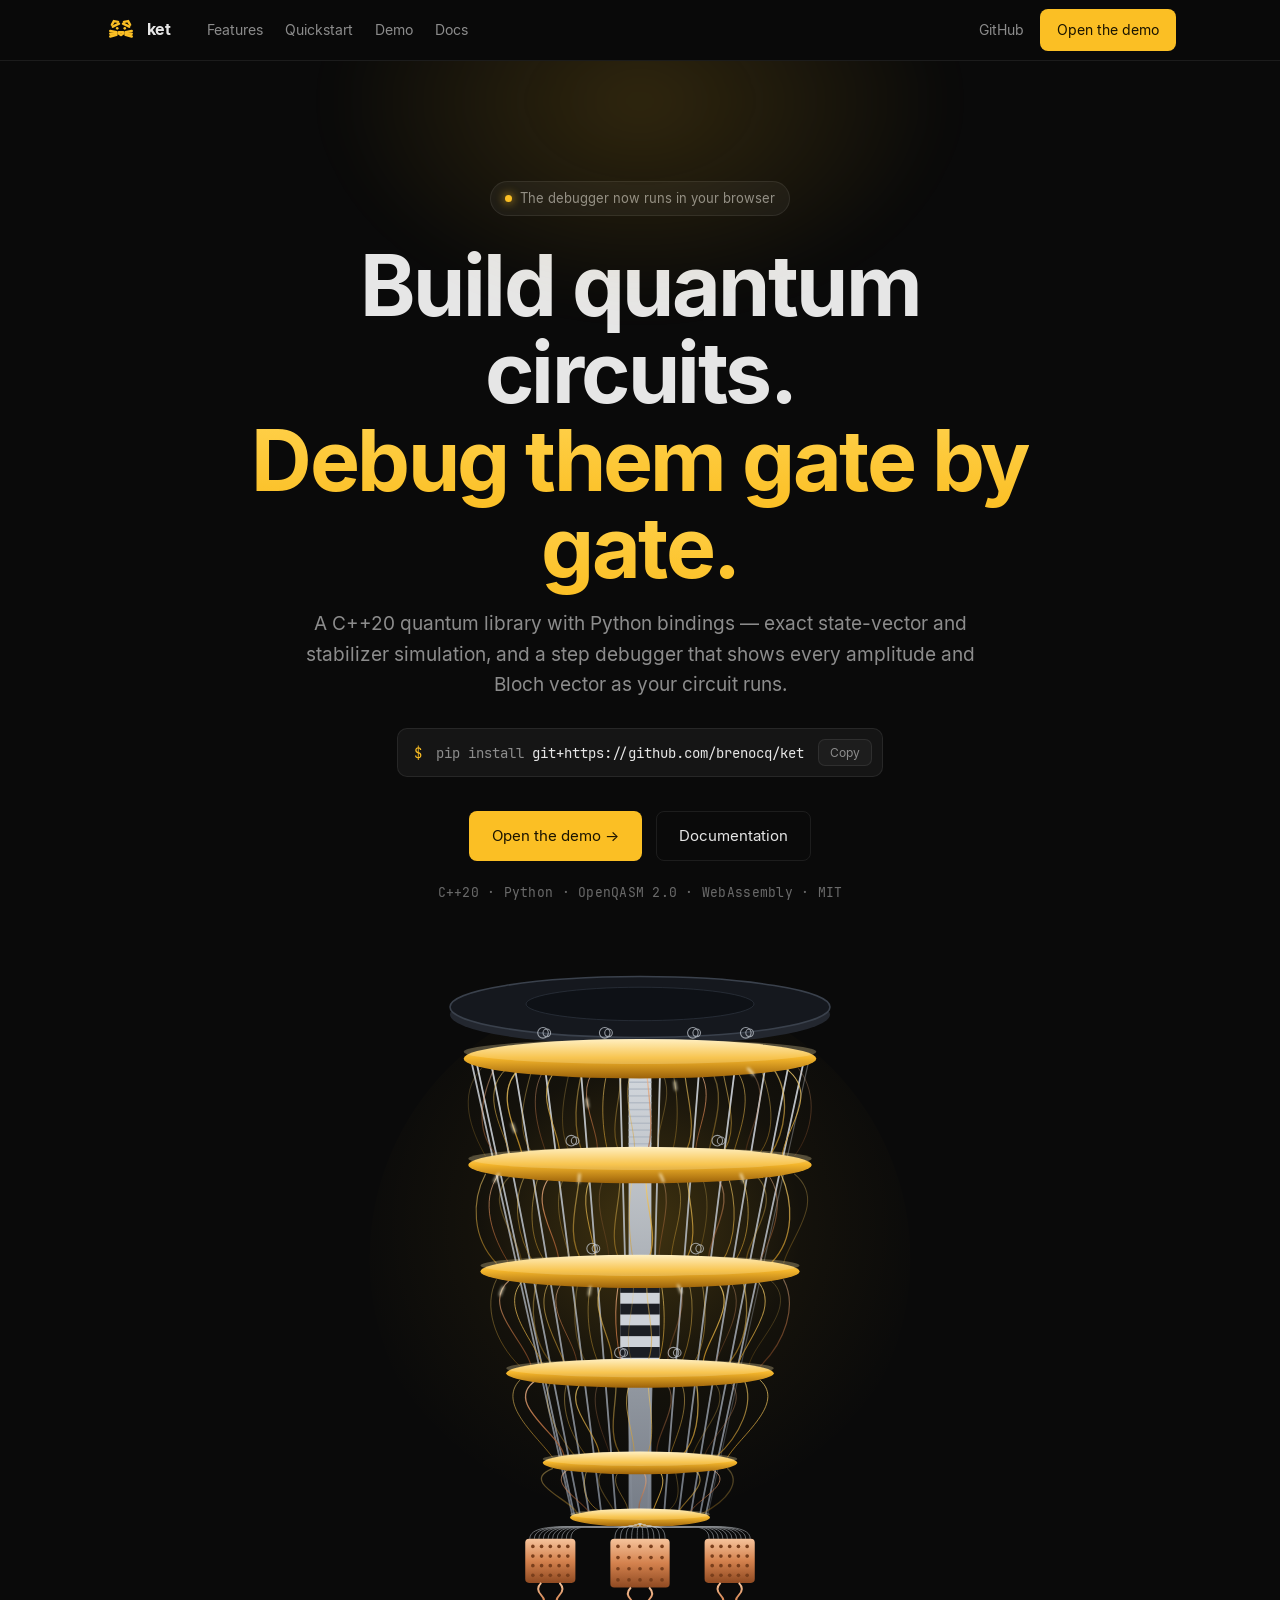
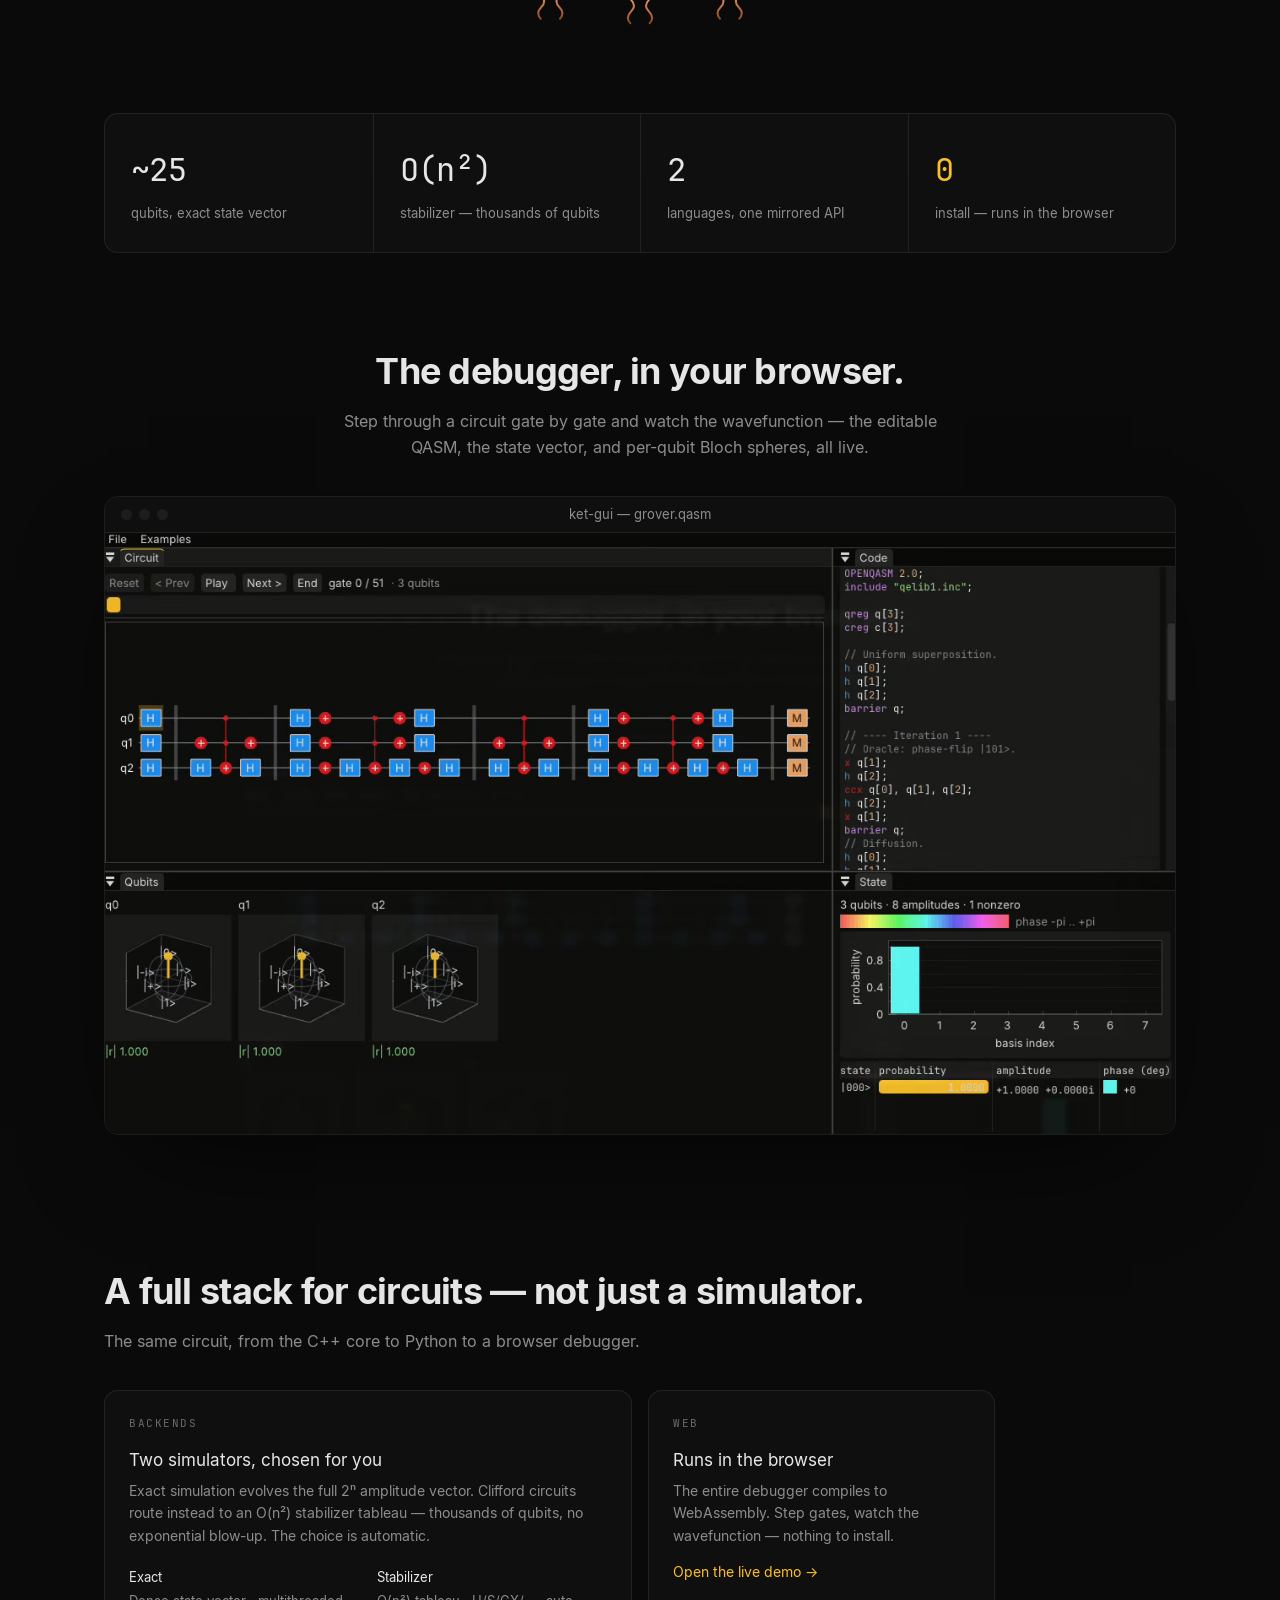
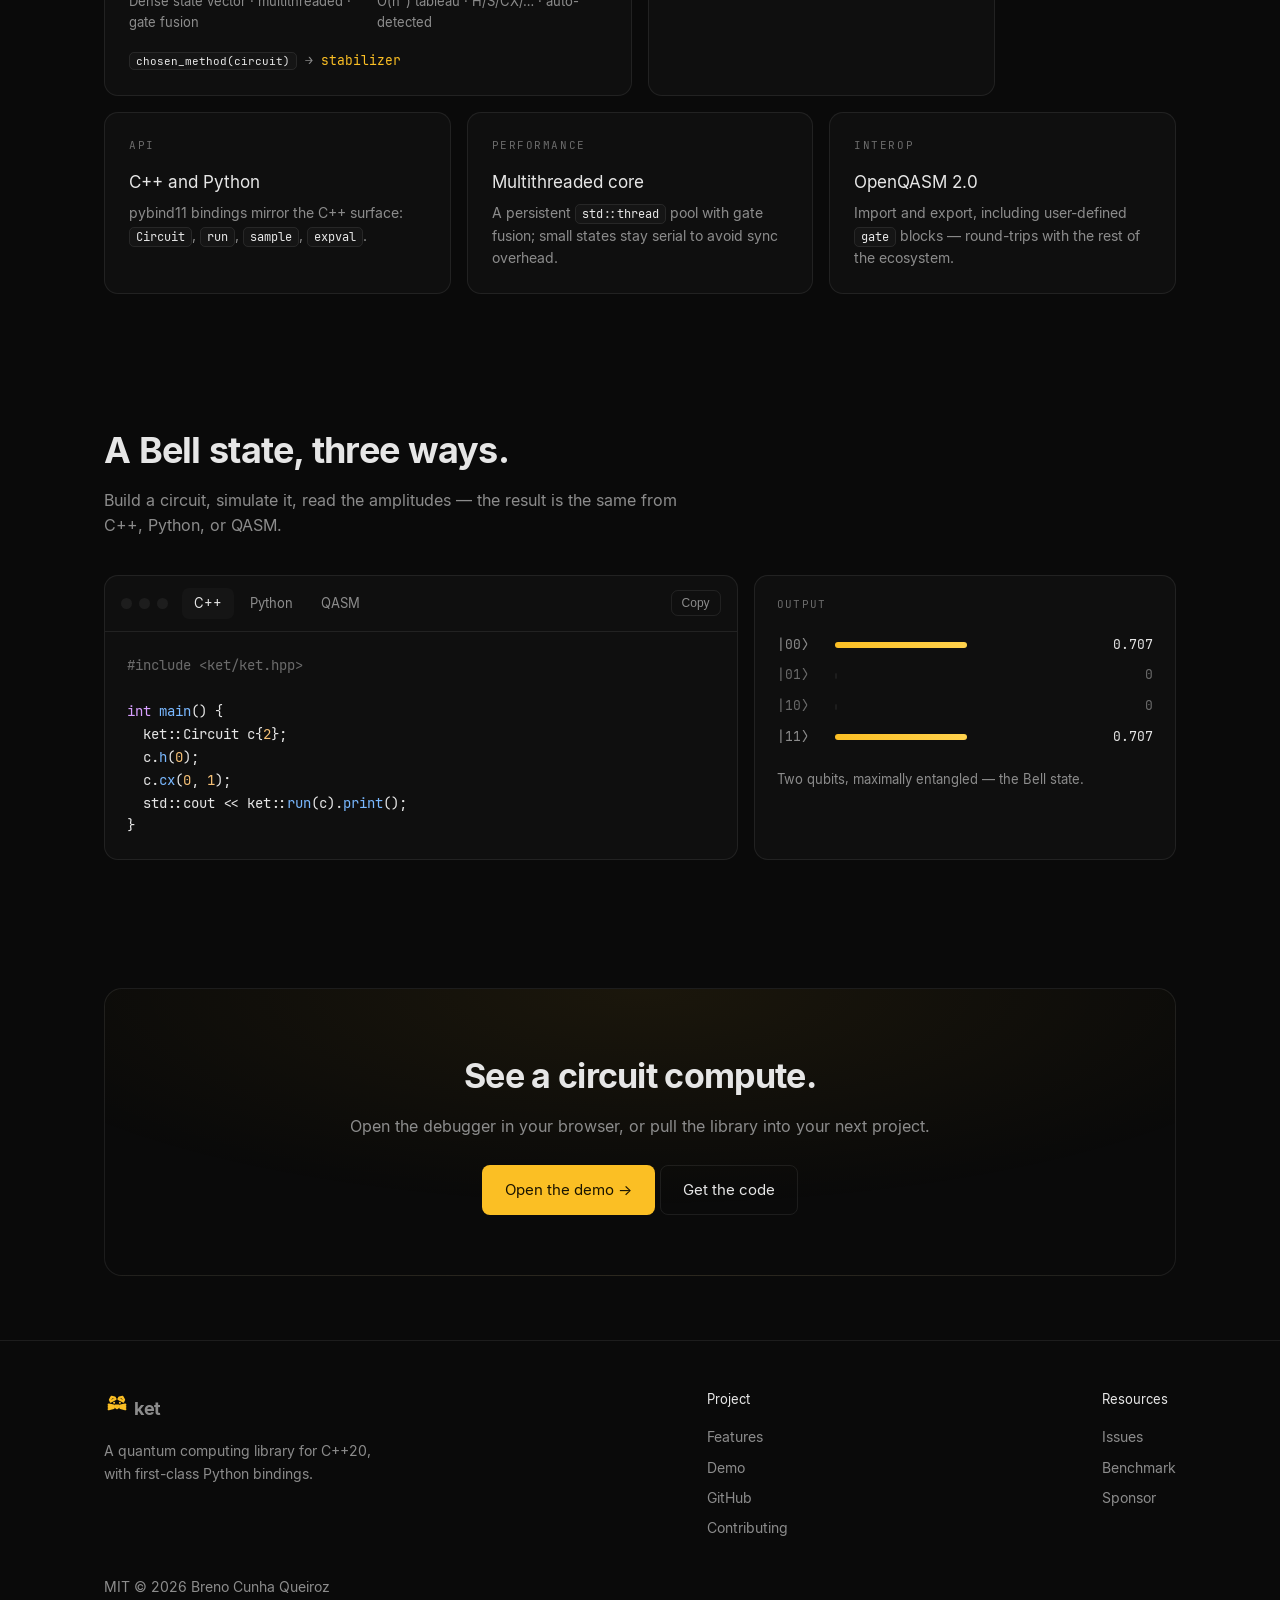
<file: website/index.html>
<!doctype html>
<html lang="en">
  <head>
    <meta charset="utf-8" />
    <meta name="viewport" content="width=device-width, initial-scale=1" />
    <title>ket — quantum circuits in C++, Python, and the browser</title>
    <meta
      name="description"
      content="ket is a C++20 quantum computing library with Python bindings, a state-vector + stabilizer simulator, and a circuit debugger that runs in the browser."
    />
    <link rel="icon" href="assets/icon.png" />
    <link rel="stylesheet" href="styles.css" />
  </head>
  <body>
    <!-- ===== Nav ===== -->
    <nav class="nav">
      <div class="container">
        <a class="brand" href="./">
          <img src="assets/logo.svg" alt="" aria-hidden="true" />
          ket
        </a>
        <div class="nav-links">
          <a href="#features">Features</a>
          <a href="#code">Quickstart</a>
          <a href="demo/">Demo</a>
          <a href="https://github.com/brenocq/ket">Docs</a>
        </div>
        <div class="nav-right">
          <a href="https://github.com/brenocq/ket">GitHub</a>
          <a class="btn btn-accent" href="demo/">Open the demo</a>
        </div>
      </div>
    </nav>

    <!-- ===== Hero ===== -->
    <header class="hero">
      <div class="aurora"></div>
      <div class="container">
        <span class="pill"><span class="dot"></span> The debugger now runs in your browser</span>
        <h1>Build quantum circuits.<br /><span class="grad">Debug them gate by gate.</span></h1>
        <p class="lead">
          A C++20 quantum library with Python bindings — exact state-vector and
          stabilizer simulation, and a step debugger that shows every amplitude
          and Bloch vector as your circuit runs.
        </p>
        <div class="install">
          <span class="prompt">$</span>
          <span class="cmd"><span class="muted">pip install</span> git+https://github.com/brenocq/ket</span>
          <button class="copy2" type="button" aria-label="Copy install command">Copy</button>
        </div>
        <div class="cta">
          <a class="btn btn-accent btn-lg" href="demo/">Open the demo →</a>
          <a class="btn btn-ghost btn-lg" href="https://github.com/brenocq/ket">Documentation</a>
        </div>
        <div class="tags">
          C++20 · Python · OpenQASM 2.0 · WebAssembly · MIT
        </div>

        <!-- Aspirational hero: an animated vector of a superconducting quantum
             computer — the gold dilution-refrigerator chandelier. -->
        <figure class="hero-photo reveal">
          <img src="assets/quantum.svg" width="1200" height="760" loading="eager"
            alt="A stylized superconducting quantum computer: a glowing gold dilution-refrigerator chandelier in a cryogenic lab." />
        </figure>
      </div>
    </header>

    <!-- ===== Stats ===== -->
    <section class="tight">
      <div class="container">
        <div class="stats reveal">
          <div class="stat"><div class="num">~25</div><div class="lbl">qubits, exact state vector</div></div>
          <div class="stat"><div class="num">O(n²)</div><div class="lbl">stabilizer — thousands of qubits</div></div>
          <div class="stat"><div class="num">2</div><div class="lbl">languages, one mirrored API</div></div>
          <div class="stat"><div class="num accent">0</div><div class="lbl">install — runs in the browser</div></div>
        </div>
      </div>
    </section>

    <!-- ===== Product showcase: the real tool ===== -->
    <section id="showcase">
      <div class="container">
        <div class="section-head center reveal">
          <h2>The debugger, in your browser.</h2>
          <p>Step through a circuit gate by gate and watch the wavefunction — the
            editable QASM, the state vector, and per-qubit Bloch spheres, all live.</p>
        </div>
        <figure class="shot reveal">
          <div class="winbar">
            <span class="lights"><i></i><i></i><i></i></span>
            <span class="wintitle">ket-gui — grover.qasm</span>
          </div>
          <video class="shot-media" autoplay loop muted playsinline
            poster="assets/demo.png" width="1268" height="712"
            aria-label="The ket debugger stepping through a Grover circuit: the circuit diagram, editable QASM, the phase-colored state vector, and per-qubit Bloch spheres updating live.">
            <source src="assets/demo.webm" type="video/webm" />
            <source src="assets/demo.mp4" type="video/mp4" />
          </video>
        </figure>
      </div>
    </section>

    <!-- ===== Features ===== -->
    <section id="features">
      <div class="container">
        <div class="section-head reveal">
          <h2>A full stack for circuits — not just a simulator.</h2>
          <p>The same circuit, from the C++ core to Python to a browser debugger.</p>
        </div>

        <div class="bento">
          <!-- Backends: the most important card, given the most room -->
          <article class="card wide reveal">
            <div class="eyebrow">Backends</div>
            <h3>Two simulators, chosen for you</h3>
            <p>
              Exact simulation evolves the full 2ⁿ amplitude vector. Clifford
              circuits route instead to an O(n²) stabilizer tableau — thousands
              of qubits, no exponential blow-up. The choice is automatic.
            </p>
            <div class="split">
              <div>
                <span class="k">Exact</span>
                <span class="v">Dense state vector · multithreaded · gate fusion</span>
              </div>
              <div>
                <span class="k">Stabilizer</span>
                <span class="v">O(n²) tableau · H/S/CX/… · auto-detected</span>
              </div>
            </div>
            <div class="route">
              <code class="inline">chosen_method(circuit)</code> →
              <span class="accent">stabilizer</span>
            </div>
          </article>

          <!-- Browser -->
          <article class="card reveal">
            <div class="eyebrow">Web</div>
            <h3>Runs in the browser</h3>
            <p>
              The entire debugger compiles to WebAssembly. Step gates, watch the
              wavefunction — nothing to install.
            </p>
            <a class="textlink" href="demo/">Open the live demo →</a>
          </article>

          <!-- API -->
          <article class="card reveal">
            <div class="eyebrow">API</div>
            <h3>C++ and Python</h3>
            <p>pybind11 bindings mirror the C++ surface: <code class="inline">Circuit</code>, <code class="inline">run</code>, <code class="inline">sample</code>, <code class="inline">expval</code>.</p>
          </article>

          <!-- Perf -->
          <article class="card reveal">
            <div class="eyebrow">Performance</div>
            <h3>Multithreaded core</h3>
            <p>A persistent <code class="inline">std::thread</code> pool with gate fusion; small states stay serial to avoid sync overhead.</p>
          </article>

          <!-- Format -->
          <article class="card reveal">
            <div class="eyebrow">Interop</div>
            <h3>OpenQASM 2.0</h3>
            <p>Import and export, including user-defined <code class="inline">gate</code> blocks — round-trips with the rest of the ecosystem.</p>
          </article>
        </div>
      </div>
    </section>

    <!-- ===== Quickstart: input and result side by side ===== -->
    <section id="code">
      <div class="container">
        <div class="section-head reveal">
          <h2>A Bell state, three ways.</h2>
          <p>Build a circuit, simulate it, read the amplitudes — the result is the same from C++, Python, or QASM.</p>
        </div>

        <div class="code-row reveal">
          <div class="code">
            <input type="radio" name="tab" id="tab-cpp" checked />
            <input type="radio" name="tab" id="tab-py" />
            <input type="radio" name="tab" id="tab-qasm" />
            <div class="chrome">
              <div class="dots"><i></i><i></i><i></i></div>
              <div class="tabs">
                <label for="tab-cpp">C++</label>
                <label for="tab-py">Python</label>
                <label for="tab-qasm">QASM</label>
              </div>
              <button class="copy" type="button">Copy</button>
            </div>
            <div class="body">
<pre class="panel" id="panel-cpp"><span class="tok-com">#include &lt;ket/ket.hpp&gt;</span>

<span class="tok-kw">int</span> <span class="tok-fn">main</span>() {
  ket::Circuit c{<span class="tok-num">2</span>};
  c.<span class="tok-fn">h</span>(<span class="tok-num">0</span>);
  c.<span class="tok-fn">cx</span>(<span class="tok-num">0</span>, <span class="tok-num">1</span>);
  std::cout &lt;&lt; ket::<span class="tok-fn">run</span>(c).<span class="tok-fn">print</span>();
}</pre>
<pre class="panel" id="panel-py"><span class="tok-kw">import</span> ket

c = ket.<span class="tok-fn">Circuit</span>(<span class="tok-num">2</span>)
c.<span class="tok-fn">h</span>(<span class="tok-num">0</span>)
c.<span class="tok-fn">cx</span>(<span class="tok-num">0</span>, <span class="tok-num">1</span>)
<span class="tok-fn">print</span>(ket.<span class="tok-fn">run</span>(c))</pre>
<pre class="panel" id="panel-qasm"><span class="tok-kw">OPENQASM</span> <span class="tok-num">2.0</span>;
<span class="tok-kw">include</span> <span class="tok-str">"qelib1.inc"</span>;
<span class="tok-kw">qreg</span> q[<span class="tok-num">2</span>];
<span class="tok-fn">h</span> q[<span class="tok-num">0</span>];
<span class="tok-fn">cx</span> q[<span class="tok-num">0</span>], q[<span class="tok-num">1</span>];</pre>
            </div>
          </div>

          <!-- The result -->
          <div class="result">
            <div class="result-head">Output</div>
            <div class="amp"><span class="ket">|00⟩</span><span class="bar" style="--p:50%"></span><span class="val">0.707</span></div>
            <div class="amp dim"><span class="ket">|01⟩</span><span class="bar" style="--p:0%"></span><span class="val">0</span></div>
            <div class="amp dim"><span class="ket">|10⟩</span><span class="bar" style="--p:0%"></span><span class="val">0</span></div>
            <div class="amp"><span class="ket">|11⟩</span><span class="bar" style="--p:50%"></span><span class="val">0.707</span></div>
            <p class="result-note">Two qubits, maximally entangled — the Bell state.</p>
          </div>
        </div>
      </div>
    </section>

    <!-- ===== Closing CTA ===== -->
    <section>
      <div class="container">
        <div class="cta-band reveal">
          <h2>See a circuit compute.</h2>
          <p>Open the debugger in your browser, or pull the library into your next project.</p>
          <div class="cta">
            <a class="btn btn-accent btn-lg" href="demo/">Open the demo →</a>
            <a class="btn btn-ghost btn-lg" href="https://github.com/brenocq/ket">Get the code</a>
          </div>
        </div>
      </div>
    </section>

    <!-- ===== Footer ===== -->
    <footer>
      <div class="container foot-grid">
        <div class="foot-col">
          <a class="brand" href="./" style="font-size: 18px">
            <img src="assets/logo.svg" alt="" style="height: 22px" />
            ket
          </a>
          <p class="muted" style="max-width: 32ch; margin-top: 12px">
            A quantum computing library for C++20, with first-class Python bindings.
          </p>
        </div>
        <div class="foot-col">
          <h4>Project</h4>
          <a href="#features">Features</a>
          <a href="demo/">Demo</a>
          <a href="https://github.com/brenocq/ket">GitHub</a>
          <a href="https://github.com/brenocq/ket/blob/main/CONTRIBUTING.md">Contributing</a>
        </div>
        <div class="foot-col">
          <h4>Resources</h4>
          <a href="https://github.com/brenocq/ket/issues">Issues</a>
          <a href="https://github.com/brenocq/ket#benchmark">Benchmark</a>
          <a href="https://github.com/sponsors/brenocq">Sponsor</a>
        </div>
      </div>
      <div class="container" style="margin-top: 32px">
        <span class="muted">MIT © 2026 Breno Cunha Queiroz</span>
      </div>
    </footer>

    <script src="main.js"></script>
  </body>
</html>
</file>
<file: website/styles.css>
/* SPDX-License-Identifier: MIT
   ket website — dark, near-black canvas with a single quantum-gold accent.
   Plain CSS; a tiny main.js adds the cursor spotlight, copy, and scroll reveal. */

/* ---- Self-hosted fonts (match the GUI: Inter + JetBrains Mono) ---- */
@font-face {
  font-family: "Inter";
  font-style: normal;
  font-weight: 400;
  font-display: swap;
  src: url("assets/fonts/Inter-Regular.ttf") format("truetype");
}
@font-face {
  font-family: "Inter";
  font-style: normal;
  font-weight: 700;
  font-display: swap;
  src: url("assets/fonts/Inter-Bold.ttf") format("truetype");
}
@font-face {
  font-family: "JetBrains Mono";
  font-style: normal;
  font-weight: 400;
  font-display: swap;
  src: url("assets/fonts/JetBrainsMono-Regular.ttf") format("truetype");
}

/* ---- Design tokens ---- */
:root {
  --bg: #0a0a0a;
  --panel: #0f0f0f;
  --surface: #151515;
  --surface-2: #1d1d1d;
  --border: rgba(255, 255, 255, 0.08);
  --border-hi: rgba(251, 191, 36, 0.35);
  --text: #e6e6e6;
  --muted: #8c8c8c;
  --faint: #6b6b6b;
  --line: #2a2a2a; /* faint line-art strokes in illustrations */
  --accent: #fbbf24; /* quantum gold — CTAs / emphasis only */
  --accent-hi: #ffd24d;
  --accent-dim: rgba(251, 191, 36, 0.12);

  --max: 1120px;
  --radius: 14px;
  --font: "Inter", system-ui, -apple-system, "Segoe UI", Helvetica, Arial,
    sans-serif;
  --mono: "JetBrains Mono", ui-monospace, "SF Mono", Menlo, Consolas, monospace;
}

/* ---- Base ---- */
*,
*::before,
*::after {
  box-sizing: border-box;
}
html {
  scroll-behavior: smooth;
}
body {
  margin: 0;
  background: var(--bg);
  color: var(--text);
  font-family: var(--font);
  font-weight: 400;
  line-height: 1.6;
  -webkit-font-smoothing: antialiased;
  text-rendering: optimizeLegibility;
}
a {
  color: inherit;
  text-decoration: none;
}
.container {
  width: 100%;
  max-width: var(--max);
  margin: 0 auto;
  padding: 0 24px;
}
.accent {
  color: var(--accent);
}
.em {
  color: var(--text);
} /* white emphasis inside muted copy */
.muted {
  color: var(--muted);
}

/* ---- Nav ---- */
.nav {
  position: sticky;
  top: 0;
  z-index: 50;
  background: rgba(10, 10, 10, 0.72);
  backdrop-filter: blur(10px);
  border-bottom: 1px solid var(--border);
}
.nav .container {
  display: flex;
  align-items: center;
  gap: 28px;
  height: 60px;
}
.brand {
  display: flex;
  align-items: center;
  gap: 9px;
  font-weight: 700;
  letter-spacing: -0.02em;
}
.brand svg,
.brand img {
  width: auto;
  height: 28px;
}
.nav-links {
  display: flex;
  gap: 22px;
  margin-left: 8px;
}
.nav-links a {
  color: var(--muted);
  font-weight: 500;
  font-size: 14px;
  transition: color 0.15s;
}
.nav-links a:hover {
  color: var(--text);
}
.nav-right {
  margin-left: auto;
  display: flex;
  align-items: center;
  gap: 16px;
}
.nav-right a:not(.btn) {
  color: var(--muted);
  font-weight: 500;
  font-size: 14px;
  transition: color 0.15s;
}
.nav-right a:not(.btn):hover {
  color: var(--text);
}

/* ---- Buttons ---- */
.btn {
  display: inline-flex;
  align-items: center;
  gap: 8px;
  font-family: var(--font);
  font-weight: 500;
  font-size: 14px;
  padding: 9px 16px;
  border-radius: 8px;
  border: 1px solid transparent;
  cursor: pointer;
  transition:
    transform 0.12s,
    background 0.15s,
    border-color 0.15s;
}
.btn:hover {
  transform: translateY(-1px);
}
.btn-accent {
  background: var(--accent);
  color: #1a1400;
}
.btn-accent:hover {
  background: var(--accent-hi);
}
.btn-ghost {
  background: transparent;
  color: var(--text);
  border-color: var(--border);
}
.btn-ghost:hover {
  border-color: rgba(255, 255, 255, 0.22);
  background: rgba(255, 255, 255, 0.03);
}
.btn-lg {
  padding: 12px 22px;
  font-size: 15px;
}

/* ---- Pill / badge ---- */
.pill {
  display: inline-flex;
  align-items: center;
  gap: 8px;
  font-size: 13px;
  color: var(--muted);
  background: var(--surface);
  border: 1px solid var(--border);
  padding: 6px 14px;
  border-radius: 999px;
}
.pill .dot {
  width: 7px;
  height: 7px;
  border-radius: 50%;
  background: var(--accent);
  box-shadow: 0 0 10px var(--accent);
}

/* ---- Hero ---- */
.hero {
  position: relative;
  text-align: center;
  padding: 120px 0 80px;
  overflow: hidden;
}
.aurora {
  position: absolute;
  top: -260px;
  left: 50%;
  width: 900px;
  height: 600px;
  transform: translateX(-50%);
  background: radial-gradient(
    closest-side,
    rgba(251, 191, 36, 0.16),
    rgba(251, 191, 36, 0) 70%
  );
  filter: blur(20px);
  pointer-events: none;
  animation: drift 14s ease-in-out infinite alternate;
}
@keyframes drift {
  from {
    transform: translateX(-50%) translateY(0) scale(1);
    opacity: 0.85;
  }
  to {
    transform: translateX(-50%) translateY(30px) scale(1.08);
    opacity: 1;
  }
}
.hero h1 {
  margin: 26px auto 18px;
  font-size: clamp(40px, 7vw, 84px);
  line-height: 1.04;
  letter-spacing: -0.03em;
  font-weight: 700;
  max-width: 14ch;
}
.grad {
  background: linear-gradient(180deg, var(--accent-hi), var(--accent));
  -webkit-background-clip: text;
  background-clip: text;
  color: transparent;
}
.hero p.lead {
  max-width: 60ch;
  margin: 0 auto;
  color: var(--muted);
  font-size: clamp(16px, 1.6vw, 19px);
}
.hero .cta {
  margin-top: 34px;
  display: flex;
  gap: 14px;
  justify-content: center;
  flex-wrap: wrap;
}

/* ---- Section ---- */
section {
  padding: 64px 0;
}
.section-head {
  margin-bottom: 36px;
}
.section-head h2 {
  font-size: clamp(26px, 3.5vw, 36px);
  letter-spacing: -0.02em;
  margin: 0 0 8px;
  font-weight: 700;
}
.section-head p {
  color: var(--muted);
  margin: 0;
  max-width: 60ch;
}

/* ---- Bento grid ---- */
.bento {
  display: grid;
  grid-template-columns: repeat(6, 1fr);
  gap: 16px;
}
.card {
  position: relative;
  grid-column: span 2;
  background: var(--panel);
  border: 1px solid var(--border);
  border-radius: var(--radius);
  padding: 24px;
  overflow: hidden;
  transition:
    border-color 0.2s,
    transform 0.2s;
}
.card.wide {
  grid-column: span 3;
}
.card.tall {
  grid-row: span 2;
}
/* cursor spotlight (main.js sets --mx/--my) */
.card::before {
  content: "";
  position: absolute;
  inset: 0;
  background: radial-gradient(
    240px circle at var(--mx, 50%) var(--my, 0%),
    var(--accent-dim),
    transparent 70%
  );
  opacity: 0;
  transition: opacity 0.25s;
  pointer-events: none;
}
.card:hover {
  border-color: var(--border-hi);
  transform: translateY(-2px);
}
.card:hover::before {
  opacity: 1;
}
.card .icon {
  color: var(--accent);
  margin-bottom: 12px;
}
.card h3 {
  margin: 0 0 6px;
  font-size: 17px;
  font-weight: 500;
}
.card p {
  margin: 0;
  color: var(--muted);
  font-size: 14px;
}
.card .art {
  margin-top: 18px;
  width: 100%;
  color: var(--line); /* currentColor drives the faint strokes */
}

/* ---- Code showcase ---- */
.code {
  background: var(--panel);
  border: 1px solid var(--border);
  border-radius: var(--radius);
  overflow: hidden;
}
.code .chrome {
  display: flex;
  align-items: center;
  gap: 14px;
  padding: 12px 16px;
  border-bottom: 1px solid var(--border);
}
.code .dots {
  display: flex;
  gap: 7px;
}
.code .dots i {
  width: 11px;
  height: 11px;
  border-radius: 50%;
  background: var(--surface-2);
}
.tabs {
  display: flex;
  gap: 4px;
}
.tabs label {
  font-size: 13px;
  color: var(--muted);
  padding: 5px 12px;
  border-radius: 7px;
  cursor: pointer;
  transition:
    color 0.15s,
    background 0.15s;
}
.tabs label:hover {
  color: var(--text);
}
.code input[type="radio"] {
  display: none;
}
.copy {
  margin-left: auto;
  font-size: 12px;
  color: var(--muted);
  background: transparent;
  border: 1px solid var(--border);
  border-radius: 7px;
  padding: 5px 10px;
  cursor: pointer;
}
.copy:hover {
  color: var(--text);
  border-color: rgba(255, 255, 255, 0.2);
}
.code pre {
  margin: 0;
  padding: 22px;
  font-family: var(--mono);
  font-size: 13.5px;
  line-height: 1.7;
  overflow-x: auto;
}
.code .panel {
  display: none;
}
/* :has() ties the checked radio to its panel — no JS needed for tabs */
#tab-cpp:checked ~ .body #panel-cpp,
#tab-py:checked ~ .body #panel-py,
#tab-qasm:checked ~ .body #panel-qasm {
  display: block;
}
#tab-cpp:checked ~ .chrome label[for="tab-cpp"],
#tab-py:checked ~ .chrome label[for="tab-py"],
#tab-qasm:checked ~ .chrome label[for="tab-qasm"] {
  color: var(--text);
  background: var(--surface);
}
/* syntax tints */
.tok-kw {
  color: #d8a0ff;
}
.tok-fn {
  color: #79b8ff;
}
.tok-str {
  color: #a6e22e;
}
.tok-num {
  color: #f6c177;
}
.tok-com {
  color: var(--faint);
}

/* ---- Footer ---- */
footer {
  border-top: 1px solid var(--border);
  padding: 48px 0;
  color: var(--muted);
  font-size: 14px;
}
.foot-grid {
  display: flex;
  flex-wrap: wrap;
  gap: 40px 64px;
  justify-content: space-between;
}
.foot-col h4 {
  color: var(--text);
  font-size: 13px;
  font-weight: 500;
  margin: 0 0 12px;
}
.foot-col a {
  display: block;
  color: var(--muted);
  padding: 4px 0;
  transition: color 0.15s;
}
.foot-col a:hover {
  color: var(--text);
}

/* ---- Hero install command ---- */
.install {
  display: inline-flex;
  align-items: center;
  gap: 14px;
  margin-top: 28px;
  text-align: left;
  background: var(--surface);
  border: 1px solid var(--border);
  border-radius: 10px;
  padding: 10px 10px 10px 16px;
  font-family: var(--mono);
  font-size: 14px;
  max-width: 100%;
}
.install .prompt {
  color: var(--accent);
}
.install .cmd {
  color: var(--text);
  overflow-x: auto;
  white-space: nowrap;
}
.install .copy2 {
  font-family: var(--font);
  font-size: 12px;
  color: var(--muted);
  background: var(--surface-2);
  border: 1px solid var(--border);
  border-radius: 7px;
  padding: 5px 11px;
  cursor: pointer;
  transition:
    color 0.15s,
    border-color 0.15s;
}
.install .copy2:hover {
  color: var(--text);
  border-color: rgba(255, 255, 255, 0.2);
}
.tags {
  margin-top: 22px;
  color: var(--faint);
  font-family: var(--mono);
  font-size: 13px;
  letter-spacing: 0.02em;
}

/* ---- Hero illustration (the quantum computer) — floats on the page bg ---- */
.hero-photo {
  max-width: 760px;
  margin: 28px auto -24px;
}
.hero-photo img {
  display: block;
  width: 100%;
  height: auto;
}

/* ---- Stats ---- */
section.tight {
  padding: 26px 0;
}
.stats {
  display: grid;
  grid-template-columns: repeat(4, 1fr);
  background: var(--panel);
  border: 1px solid var(--border);
  border-radius: var(--radius);
  overflow: hidden;
}
.stat {
  padding: 30px 26px;
  border-left: 1px solid var(--border);
}
.stat:first-child {
  border-left: none;
}
.stat .num {
  font-family: var(--mono);
  font-size: clamp(26px, 3vw, 32px);
  letter-spacing: -0.02em;
  color: var(--text);
}
.stat .num.accent {
  color: var(--accent);
}
.stat .lbl {
  color: var(--muted);
  font-size: 13px;
  margin-top: 8px;
  line-height: 1.45;
}

/* ---- Product screenshot showcase ---- */
.section-head.center {
  text-align: center;
}
.section-head.center p {
  margin-left: auto;
  margin-right: auto;
}
.shot {
  position: relative;
  max-width: 1080px;
  margin: 6px auto 0;
  border-radius: var(--radius);
  overflow: hidden;
  border: 1px solid var(--border);
  box-shadow: 0 40px 110px -45px rgba(0, 0, 0, 0.85);
}
.shot img,
.shot video {
  display: block;
  width: 100%;
  height: auto;
}
/* window chrome — same style as the code block (.code .chrome) */
.winbar {
  position: relative;
  display: flex;
  align-items: center;
  gap: 14px;
  padding: 12px 16px;
  background: var(--panel);
  border-bottom: 1px solid var(--border);
}
.winbar .lights {
  display: flex;
  gap: 7px;
}
.winbar .lights i {
  width: 11px;
  height: 11px;
  border-radius: 50%;
  background: var(--surface-2);
}
.winbar .wintitle {
  position: absolute;
  left: 0;
  right: 0;
  text-align: center;
  color: var(--muted);
  font-size: 13px;
  pointer-events: none;
}

/* ---- Bento card internals ---- */
.eyebrow {
  font-family: var(--mono);
  font-size: 11px;
  letter-spacing: 0.14em;
  text-transform: uppercase;
  color: var(--faint);
  margin-bottom: 14px;
}
.split {
  display: grid;
  grid-template-columns: 1fr 1fr;
  gap: 18px;
  margin-top: 20px;
}
.split .k {
  display: block;
  font-size: 13px;
  color: var(--text);
  font-weight: 500;
}
.split .v {
  display: block;
  font-size: 13px;
  color: var(--muted);
  margin-top: 3px;
}
.route {
  margin-top: 18px;
  font-family: var(--mono);
  font-size: 13px;
  color: var(--muted);
}
code.inline {
  font-family: var(--mono);
  font-size: 0.85em;
  color: var(--text);
  background: var(--surface);
  border: 1px solid var(--border);
  border-radius: 5px;
  padding: 1px 6px;
}
.textlink {
  display: inline-block;
  margin-top: 14px;
  color: var(--accent);
  font-size: 14px;
  font-weight: 500;
  transition: color 0.15s;
}
.textlink:hover {
  color: var(--accent-hi);
}

/* ---- Quickstart: code + result ---- */
.code-row {
  display: grid;
  grid-template-columns: 1.5fr 1fr;
  gap: 16px;
  align-items: stretch;
}
.result {
  background: var(--panel);
  border: 1px solid var(--border);
  border-radius: var(--radius);
  padding: 20px 22px;
}
.result-head {
  font-size: 11px;
  color: var(--faint);
  font-family: var(--mono);
  text-transform: uppercase;
  letter-spacing: 0.12em;
  margin-bottom: 16px;
}
.amp {
  display: grid;
  grid-template-columns: 46px 1fr 42px;
  align-items: center;
  gap: 12px;
  font-family: var(--mono);
  font-size: 13px;
  padding: 5px 0;
}
.amp .ket {
  color: var(--muted);
}
.amp .bar {
  height: 6px;
  border-radius: 3px;
  width: var(--p);
  min-width: 2px;
  background: linear-gradient(90deg, var(--accent), var(--accent-hi));
}
.amp.dim .bar {
  background: var(--surface-2);
}
.amp.dim .ket,
.amp.dim .val {
  color: var(--faint);
}
.amp .val {
  color: var(--text);
  text-align: right;
}
.result-note {
  margin: 16px 0 0;
  font-size: 13px;
  color: var(--muted);
}

/* ---- Closing CTA band ---- */
.cta-band {
  text-align: center;
  border: 1px solid var(--border);
  border-radius: 18px;
  padding: 60px 24px;
  background: radial-gradient(
    120% 140% at 50% 0%,
    rgba(251, 191, 36, 0.07),
    transparent 55%
  );
}
.cta-band h2 {
  font-size: clamp(26px, 3.5vw, 34px);
  letter-spacing: -0.02em;
  margin: 0 0 10px;
  font-weight: 700;
}
.cta-band p {
  color: var(--muted);
  margin: 0 0 26px;
}
.cta-band .cta {
  justify-content: center;
}

/* ---- Scroll reveal (main.js adds .in) ---- */
.reveal {
  opacity: 0;
  transform: translateY(16px);
  transition:
    opacity 0.6s ease,
    transform 0.6s ease;
}
.reveal.in {
  opacity: 1;
  transform: none;
}

@media (prefers-reduced-motion: reduce) {
  * {
    animation: none !important;
    transition: none !important;
  }
  .reveal {
    opacity: 1;
    transform: none;
  }
}

/* ---- Responsive ---- */
@media (max-width: 920px) {
  .code-row {
    grid-template-columns: 1fr;
  }
  .stats {
    grid-template-columns: repeat(2, 1fr);
  }
  .stat:nth-child(3) {
    border-left: none;
  }
  .stat:nth-child(n + 3) {
    border-top: 1px solid var(--border);
  }
}
@media (max-width: 860px) {
  .nav-links {
    display: none;
  }
  .card,
  .card.wide {
    grid-column: span 6;
  }
  .card.tall {
    grid-row: auto;
  }
  .split {
    grid-template-columns: 1fr;
  }
}
@media (max-width: 560px) {
  .stats {
    grid-template-columns: 1fr;
  }
  .stat {
    border-left: none;
    border-top: 1px solid var(--border);
  }
  .stat:first-child {
    border-top: none;
  }
  .install {
    width: 100%;
  }
}
</file>
